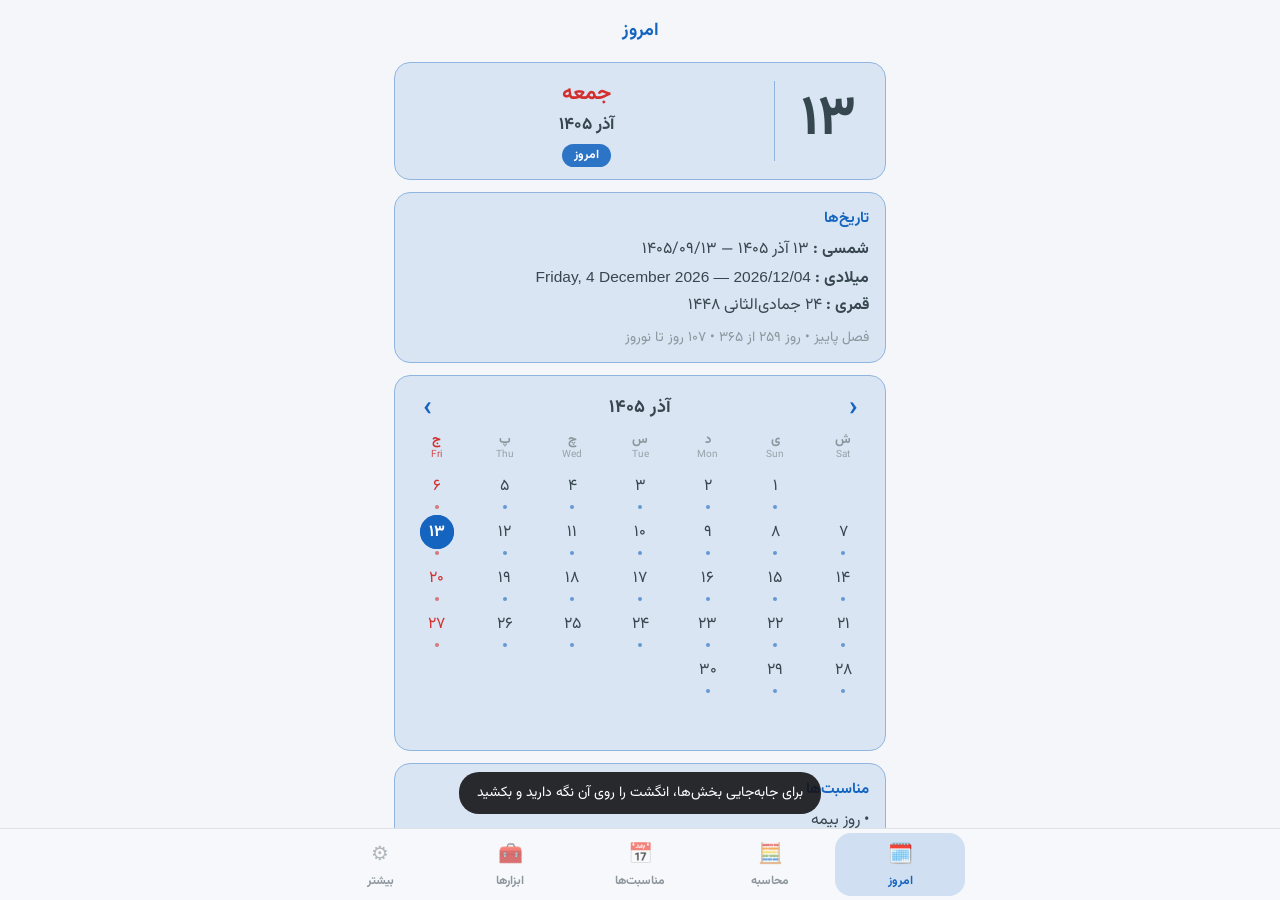
<file: index.html>
<!DOCTYPE html>
<html lang="fa" dir="rtl">
<head>
<meta charset="utf-8">
<meta name="viewport" content="width=device-width, initial-scale=1, viewport-fit=cover">
<title>روزشمار شمسی</title>
<meta name="description" content="محاسبه‌ی تاریخ شمسی بر اساس تعداد روز، روزهای کاری، تقویم، مناسبت‌ها و محاسبه‌ی سن — طراحی و توسعه : علی شکری">
<meta name="theme-color" content="#F4F6FA">
<meta name="apple-mobile-web-app-capable" content="yes">
<meta name="mobile-web-app-capable" content="yes">
<meta name="apple-mobile-web-app-title" content="روزشمار">
<meta name="apple-mobile-web-app-status-bar-style" content="default">
<link rel="manifest" href="manifest.webmanifest">
<link rel="apple-touch-icon" href="apple-touch-icon.png">
<link rel="icon" href="icon-192.png">
<link rel="stylesheet" href="app.css">
</head>
<body>
<main class="app">
 <section class="tab tabToday" id="tab0"><iframe id="todayFrame" src="today.html?embed=1" title="امروز"></iframe></section>
 <section class="tab" id="tab1" hidden>
  <h1>محاسبه تاریخ بر اساس تعداد روز</h1>
  <div class="today" id="today"></div>
  <div class="today en" id="todayEn" dir="ltr"></div>

  <div class="labrow"><div class="label">تعداد روز :</div>
    <button class="basex" id="baseClear" aria-label="شروع شمارش از امروز" hidden>✕</button>
    <button class="basebtn" id="baseBtn" aria-label="روز شروع شمارش"></button>
    <button class="calbtn small" id="baseCal" aria-label="انتخاب روز شروع شمارش از تقویم"></button></div>
  <div class="inrow">
    <button class="sq" id="plus" aria-label="یک روز بعد">+</button>
    <input id="days" inputmode="numeric" pattern="-?[0-9]*" autocomplete="off" placeholder="مثلاً 10" aria-label="تعداد روز">
    <button class="sq" id="minus" aria-label="یک روز قبل">−</button>
  </div>

  <div class="units"><span class="ul">واحد :</span>
    <button class="chip" data-u="0">روز</button><button class="chip" data-u="1">هفته</button><button class="chip" data-u="2">ماه</button></div>
  <div class="check" id="chkInc"><span class="bx"></span><span id="incTxt">خود امروز هم جزو شمارش باشد</span></div>
  <div class="check" id="chkWork"><span class="bx"></span><span>فقط روزهای کاری (بدون جمعه و تعطیلات رسمی)</span></div>
  <div class="check sub" id="chkThu"><span class="bx"></span><span>پنج‌شنبه هم تعطیل حساب شود</span></div>

  <div class="resrow">
    <div class="result" id="result" role="button" aria-label="کپی تاریخ"></div>
    <button class="calbtn" id="calBtn" aria-label="تقویم"></button>
  </div>
  <div class="info">
    <div class="wd" id="wd"></div>
    <div class="rel" id="rel"></div>
    <div class="gl" id="greg"></div>
    <div class="gl" id="hijri"></div>
    <button class="peek" id="evPeek"></button>
    <div class="cp" id="copied"></div>
  </div>

  <div class="acts">
    <button class="pill" id="shareBtn">اشتراک‌گذاری</button>
    <button class="pill" id="remBtn">یادآور</button>
    <button class="pill" id="histBtn">سابقه</button>
  </div>
 </section>

 <section class="tab" id="tab2" hidden>
  <h2 class="ttl" id="evTitle">مناسبت‌های روز حاصل</h2>
  <section class="events" id="events" hidden><div id="evList"></div></section>
  <div class="msg muted" id="evNone">اول در زبانه‌ی «محاسبه» تعداد روز را بنویسید .</div>
 </section>

 <section class="tab" id="tab3" hidden>
  <h2 class="ttl">ابزارها</h2>
  <button class="tile" id="diffBtn"><b>📏 فاصله‌ی دو تاریخ</b><span>چند روز، هفته، ماه و روز کاری بین دو تاریخ</span></button>
  <button class="tile" id="ageBtn"><b>🎂 محاسبه‌ی سن</b><span>سن دقیق، روز تولد و فاصله تا تولد بعدی</span></button>
  <button class="tile" id="histTile"><b>🕘 سابقه‌ی محاسبه‌ها</b><span>۳۰ محاسبه‌ی آخر؛ با زدن روی هر مورد دوباره حساب می‌شود</span></button>
 </section>

 <section class="tab" id="tab4" hidden>
  <h2 class="ttl">تنظیمات و راهنما</h2>
  <button class="tile" id="themeBtn"><b>🎨 تغییر تم و رنگ‌ها</b><span>رنگ اصلی و رنگ زمینه، روشن یا تیره</span></button>
  <button class="tile" id="helpBtn"><b>❔ راهنما</b><span>همه‌ی امکانات برنامه، کوتاه و ساده</span></button>
  <div class="ver" id="ver"></div>
  <div class="credit" id="credit"></div>
 </section>
</main>

<nav class="tabbar" id="tabbar">
  <button data-t="0"><i>🗓️</i><span>امروز</span></button>
  <button data-t="1"><i>🧮</i><span>محاسبه</span></button>
  <button data-t="2"><i>📅</i><span id="tabEvName">مناسبت‌ها</span></button>
  <button data-t="3"><i>🧰</i><span>ابزارها</span></button>
  <button data-t="4"><i>⚙️</i><span>بیشتر</span></button>
</nav>

<div class="ov" id="ov"><div class="sheet" id="sheet"></div></div>

<script src="core.js"></script>
<script src="ui.js"></script>
<script src="app.js"></script>
</body>
</html>
</file>
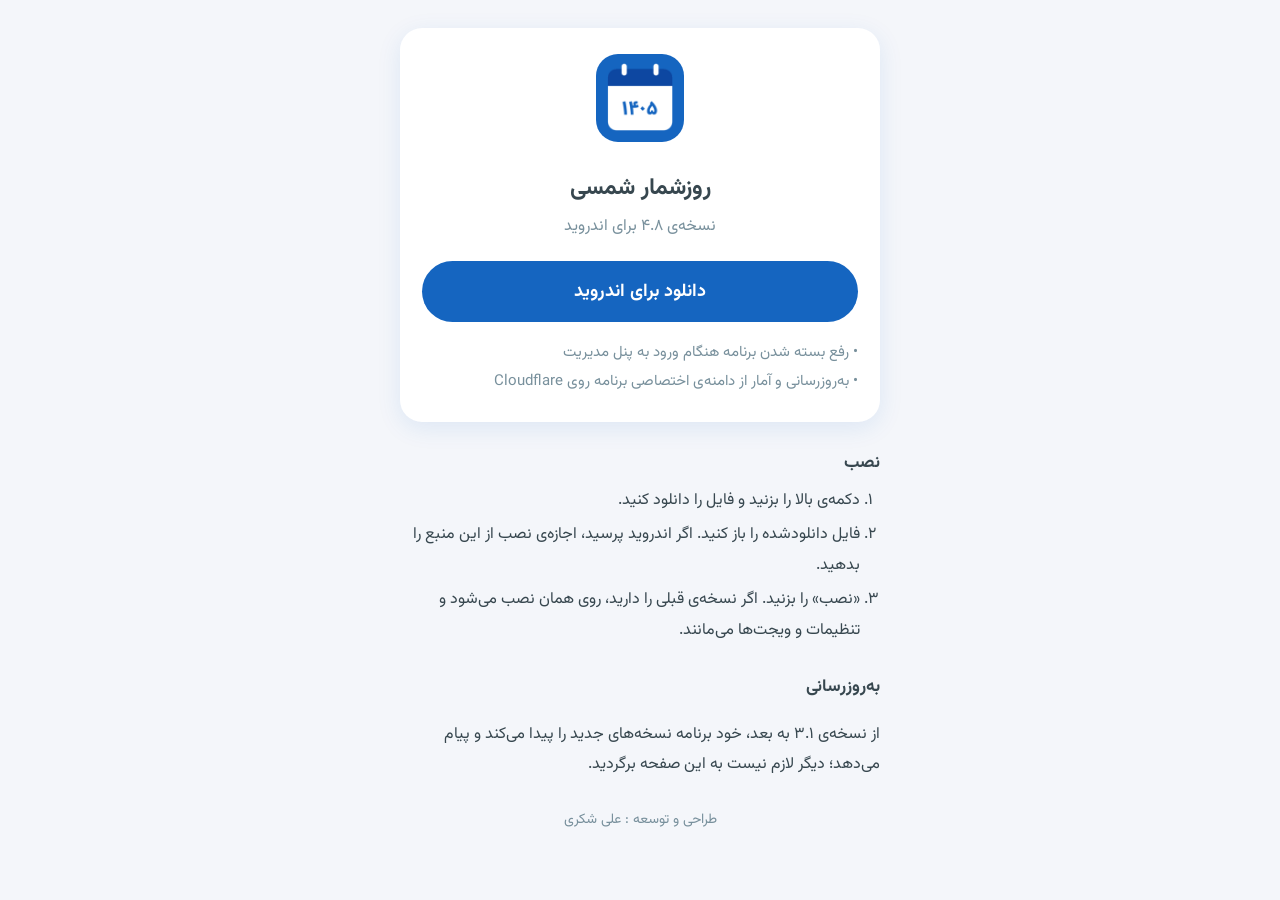
<file: android.html>
<!DOCTYPE html>
<html lang="fa" dir="rtl">
<head>
<meta charset="utf-8">
<meta name="viewport" content="width=device-width, initial-scale=1">
<title>دانلود روزشمار شمسی برای اندروید</title>
<style>
  @font-face { font-family: Vazirmatn; src: url("Vazirmatn-FD-Regular.ttf"); font-weight: 400; }
  @font-face { font-family: Vazirmatn; src: url("Vazirmatn-FD-Bold.ttf"); font-weight: 700; }
  :root { --accent: #1565C0; --bg: #F4F6FA; --text: #37474F; --muted: #78909C; }
  * { box-sizing: border-box; }
  body { margin: 0; font-family: Vazirmatn, Tahoma, sans-serif; background: var(--bg); color: var(--text); line-height: 1.9; }
  main { max-width: 520px; margin: 0 auto; padding: 28px 20px 40px; }
  .card { background: #fff; border-radius: 22px; padding: 26px 22px; box-shadow: 0 6px 24px rgba(21,101,192,.10); text-align: center; }
  img { width: 88px; height: 88px; border-radius: 22px; }
  h1 { font-size: 1.45rem; margin: 12px 0 2px; }
  .ver { color: var(--muted); margin: 0 0 18px; }
  .btn { display: block; background: var(--accent); color: #fff; text-decoration: none; font-weight: 700; font-size: 1.1rem;
         padding: 14px 18px; border-radius: 999px; }
  .notes { text-align: right; white-space: pre-line; color: var(--muted); font-size: .95rem; margin: 16px 0 0; }
  h2 { font-size: 1.05rem; margin: 26px 0 6px; }
  ol { padding-right: 20px; margin: 0; }
  li { margin: 4px 0; }
  .foot { text-align: center; color: var(--muted); font-size: .85rem; margin-top: 26px; }
</style>
</head>
<body>
<main>
  <div class="card">
    <img src="icon-192.png" alt="">
    <h1>روزشمار شمسی</h1>
    <p class="ver" id="ver">نسخه‌ی اندروید</p>
    <a class="btn" id="dl" href="RoozShomar.apk" download>دانلود برای اندروید</a>
    <p class="notes" id="notes"></p>
  </div>

  <h2>نصب</h2>
  <ol>
    <li>دکمه‌ی بالا را بزنید و فایل را دانلود کنید.</li>
    <li>فایل دانلودشده را باز کنید. اگر اندروید پرسید، اجازه‌ی نصب از این منبع را بدهید.</li>
    <li>«نصب» را بزنید. اگر نسخه‌ی قبلی را دارید، روی همان نصب می‌شود و تنظیمات و ویجت‌ها می‌مانند.</li>
  </ol>
  <h2>به‌روزرسانی</h2>
  <p>از نسخه‌ی ۳.۱ به بعد، خود برنامه نسخه‌های جدید را پیدا می‌کند و پیام می‌دهد؛ دیگر لازم نیست به این صفحه برگردید.</p>

  <p class="foot">طراحی و توسعه : علی شکری</p>
</main>
<script>
  // نسخه و تغییرات از همان فایلی خوانده می‌شود که برنامه برای به‌روزرسانی می‌خواند
  fetch("android-latest.json?t=" + Date.now()).then(function (r) { return r.json(); }).then(function (j) {
    var fa = function (s) { return String(s).replace(/[0-9]/g, function (d) { return "۰۱۲۳۴۵۶۷۸۹"[d]; }); };
    document.getElementById("ver").textContent = "نسخه‌ی " + fa(j.versionName) + " برای اندروید";
    document.getElementById("notes").textContent = j.notes || "";
    document.getElementById("dl").href = j.apk + "?v=" + j.versionCode;
  }).catch(function () {});
</script>
</body>
</html>
</file>
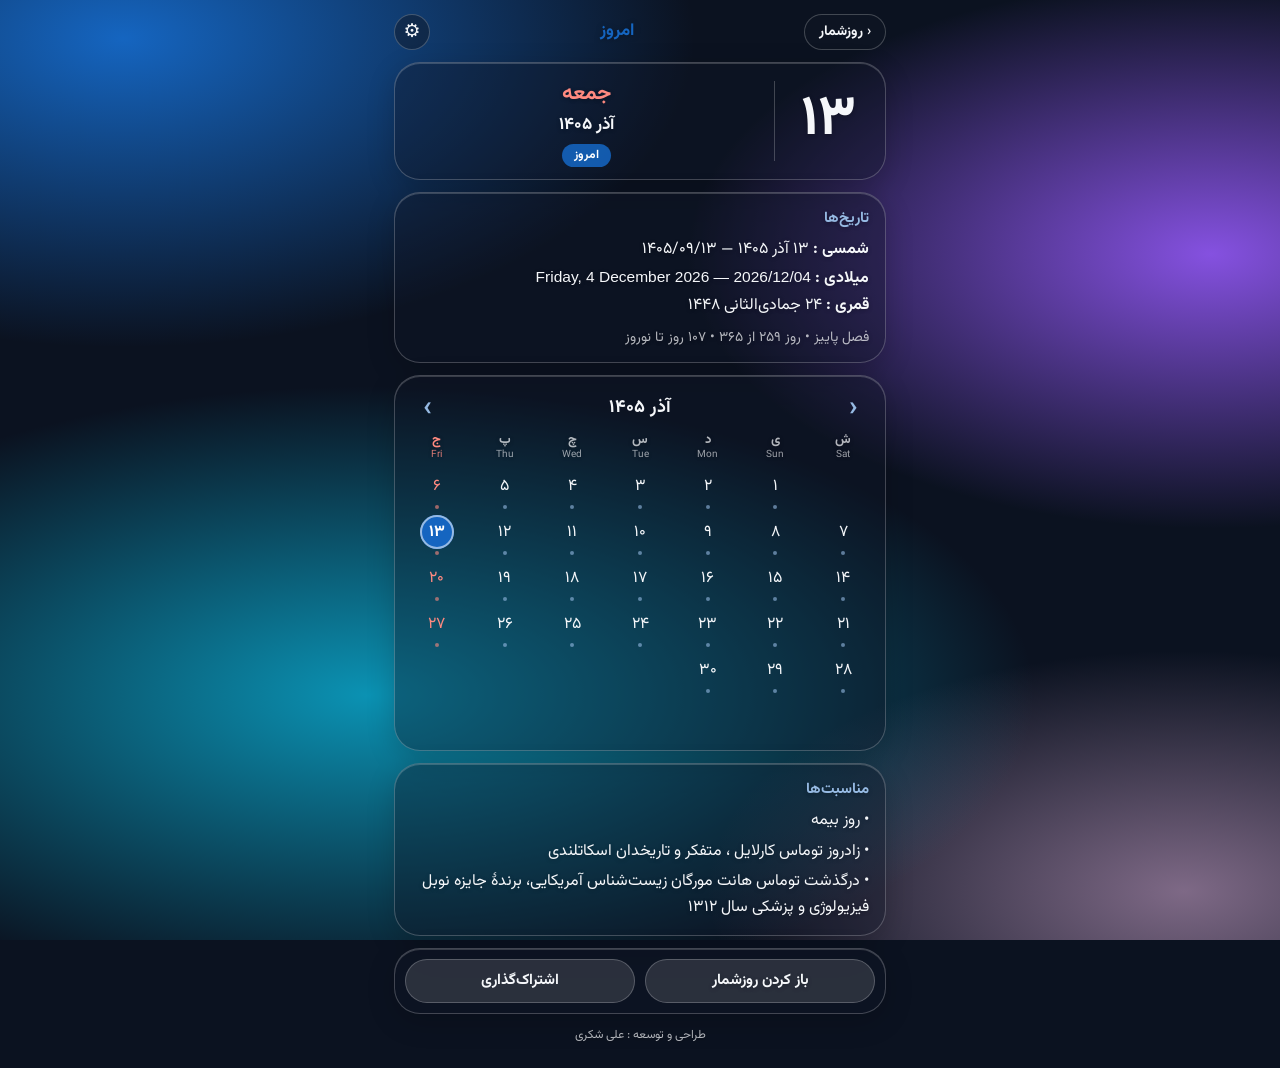
<file: today.html>
<!DOCTYPE html>
<html lang="fa" dir="rtl">
<head>
<meta charset="utf-8">
<meta name="viewport" content="width=device-width, initial-scale=1, viewport-fit=cover">
<title>امروز — روزشمار شمسی</title>
<meta name="description" content="تاریخ امروز شمسی، میلادی و قمری، تقویم ماه و مناسبت‌ها — طراحی و توسعه : علی شکری">
<meta name="theme-color" content="#0E1626">
<meta name="apple-mobile-web-app-capable" content="yes">
<meta name="mobile-web-app-capable" content="yes">
<meta name="apple-mobile-web-app-title" content="امروز">
<meta name="apple-mobile-web-app-status-bar-style" content="black-translucent">
<link rel="manifest" href="today.webmanifest">
<link rel="apple-touch-icon" href="today-touch-icon.png">
<link rel="icon" href="today-192.png">
<link rel="stylesheet" href="app.css">
<link rel="stylesheet" href="today.css">
</head>
<body class="glass-page">
<div class="wall" id="wall"></div>
<main class="tp">
  <header class="tbar">
    <a class="tbtn" href="index.html" id="openApp" aria-label="باز کردن محاسبه‌گر">‹ روزشمار</a>
    <div class="ttl">امروز</div>
    <button class="tbtn icon" id="setBtn" aria-label="تنظیمات">⚙</button>
  </header>
  <div id="sections"></div>
  <div class="tcredit" id="tcredit"></div>
</main>

<div class="ov" id="ov"><div class="sheet" id="sheet"></div></div>

<script src="core.js"></script>
<script src="ui.js"></script>
<script src="today.js"></script>
</body>
</html>
</file>
<file: app.css>
/* روزشمار شمسی — نسخه‌ی وب (PWA) — طراحی و توسعه : علی شکری */
@font-face { font-family: "Vz"; font-weight: 400; font-display: swap; src: url("Vazirmatn-FD-Regular.ttf") format("truetype"); }
@font-face { font-family: "Vz"; font-weight: 700; font-display: swap; src: url("Vazirmatn-FD-Bold.ttf") format("truetype"); }

:root {
  --accent: #1565C0; --bg: #F4F6FA; --text: #37474F; --muted: #8A969D; --accent-text: #1565C0;
  --input: #FFFFFF; --input-stroke: #B9C2C7; --fill: #E1E8F2; --fill-stroke: #95B0D6; --holiday: #D32F2F; --on-accent: #FFFFFF;
  --font: "Vz", Tahoma, system-ui, sans-serif;
}
* { box-sizing: border-box; -webkit-tap-highlight-color: transparent; }
html, body { margin: 0; min-height: 100%; }
body { background: var(--bg); color: var(--text); font-family: var(--font); -webkit-text-size-adjust: 100%; overscroll-behavior-y: none; }
button { font: inherit; color: inherit; cursor: pointer; border: 0; background: none; padding: 0; }
input { font: inherit; }

.app { max-width: 520px; margin: 0 auto; display: flex; flex-direction: column; gap: 8px;
  padding: calc(env(safe-area-inset-top) + 18px) calc(env(safe-area-inset-right) + 18px) calc(env(safe-area-inset-bottom) + 28px) calc(env(safe-area-inset-left) + 18px); }
h1 { margin: 0; text-align: center; font-size: 22px; font-weight: 700; color: var(--accent-text); text-wrap: balance; }
.today { text-align: center; color: var(--muted); font-size: 15px; margin-bottom: 8px; }
.today.en { font-size: 14px; margin-top: -6px; }
.label { font-size: 16px; margin-top: 8px; }

.inrow { display: flex; gap: 8px; height: 58px; }
.sq { width: 58px; flex: none; border-radius: 14px; border: 1.5px solid var(--input-stroke); background: var(--input); color: var(--accent-text);
  font-size: 30px; font-weight: 700; display: flex; align-items: center; justify-content: center; user-select: none; -webkit-user-select: none; touch-action: manipulation; }
.sq:active { background: color-mix(in srgb, var(--input) 75%, var(--accent)); }
#days { flex: 1; min-width: 0; text-align: center; font-size: 26px; font-weight: 700; color: var(--text); background: var(--input);
  border: 1.5px solid var(--input-stroke); border-radius: 14px; outline: none; padding: 0 10px; direction: ltr; }
#days:focus { border-color: var(--accent-text); box-shadow: 0 0 0 3px color-mix(in srgb, var(--accent) 22%, transparent); }

.units { display: flex; align-items: center; gap: 8px; margin-top: 6px; }
.units .ul { font-size: 15px; width: 54px; flex: none; }
.chip { flex: 1; height: 42px; border-radius: 21px; border: 1.5px solid var(--muted); font-weight: 700; font-size: 16px; }
.chip.sel { background: var(--accent); border-color: var(--accent); color: var(--on-accent); }

.check { display: flex; align-items: center; gap: 10px; font-size: 15px; margin-top: 4px; cursor: pointer; user-select: none; -webkit-user-select: none; }
.check.sub { margin-right: 28px; }
.check .bx { width: 24px; height: 24px; flex: none; border-radius: 6px; border: 2px solid var(--muted); display: flex; align-items: center; justify-content: center; color: var(--on-accent); font-size: 16px; font-weight: 700; }
.check.on .bx { background: var(--accent-text); border-color: var(--accent-text); color: var(--bg); }
.check.dim { color: var(--muted); }

.resrow { display: flex; gap: 8px; height: 72px; }
.result { flex: 1; border-radius: 16px; background: var(--fill); border: 1.5px solid var(--fill-stroke); color: var(--accent-text);
  font-size: 34px; font-weight: 700; display: flex; align-items: center; justify-content: center; direction: ltr; }
.result.err { font-size: 18px; direction: rtl; }
.calbtn { color: var(--accent-text); width: 72px; flex: none; border-radius: 16px; border: 1.5px solid var(--input-stroke); background: var(--input); display: flex; align-items: center; justify-content: center; }
.calbtn svg { width: 36px; height: 36px; }

.info { text-align: center; margin-top: 6px; }
.info .wd { font-size: 20px; font-weight: 700; }
.info .wd.red { color: var(--holiday); }
.info .rel, .info .gl { font-size: 15px; color: var(--muted); margin-top: 4px; white-space: pre-line; }
.info .cp { font-size: 14px; color: var(--muted); margin-top: 4px; min-height: 20px; }

.events { margin-top: 10px; }
.events h3 { margin: 0 0 4px; font-size: 17px; }
.events .ev { font-size: 15px; line-height: 1.7; }
.events .ev.h { color: var(--holiday); font-weight: 700; }
.events .msg { font-size: 14px; color: var(--muted); }

.acts { display: flex; gap: 8px; margin-top: 12px; }
.pill { flex: 1; height: 46px; border-radius: 23px; border: 1.5px solid var(--accent-text); color: var(--accent-text); font-weight: 700; font-size: 15px; background: var(--bg); }
.pill:disabled { opacity: .4; }
.pill.solid { background: var(--accent); border-color: var(--accent); color: var(--on-accent); }
.links { display: flex; flex-wrap: wrap; gap: 8px; justify-content: center; margin-top: 22px; }
.links .pill { flex: 0 1 auto; padding: 0 18px; height: 42px; font-weight: 400; }
.ver { text-align: center; color: var(--muted); font-size: 12px; margin-top: 14px; }
.credit { text-align: center; color: var(--accent-text); font-size: 13px; font-weight: 700; padding: 4px 0 8px; cursor: pointer; }

/* پنجره‌ها (از پایین بالا می‌آیند، مثل آیفون) */
.ov { position: fixed; inset: 0; background: rgba(0,0,0,.42); display: flex; align-items: flex-end; justify-content: center; z-index: 50; opacity: 0; pointer-events: none; transition: opacity .18s; }
.ov.open { opacity: 1; pointer-events: auto; }
.sheet { width: 100%; max-width: 520px; max-height: 88vh; overflow: auto; background: var(--bg); color: var(--text);
  border-radius: 24px 24px 0 0; padding: 18px 18px calc(env(safe-area-inset-bottom) + 16px); transform: translateY(30px); transition: transform .2s; }
.ov.open .sheet { transform: none; }
.sheet h2 { margin: 0 0 10px; font-size: 19px; color: var(--accent-text); }
.sheet .row2 { display: flex; gap: 8px; margin-top: 14px; }
.sheet .box { border-radius: 14px; background: color-mix(in srgb, var(--bg) 90%, var(--accent)); border: 1.5px solid color-mix(in srgb, var(--bg) 70%, var(--accent)); padding: 12px 14px; line-height: 1.85; font-size: 15px; white-space: pre-line; margin-top: 12px; }
.sheet .muted { color: var(--muted); font-size: 13px; }
.field { width: 100%; height: 54px; border-radius: 14px; border: 1.5px solid var(--fill-stroke); background: var(--fill); color: var(--accent-text); font-size: 22px; font-weight: 700; text-align: center; outline: none; direction: ltr; }
.datebtn small { display: block; font-size: 13px; font-weight: 400; direction: ltr; }
.datebtn { width: 100%; height: 62px; border-radius: 14px; border: 1.5px solid var(--fill-stroke); background: var(--fill); color: var(--accent-text); font-size: 18px; font-weight: 700; margin-top: 6px; }
.hist { padding: 10px 12px; border-radius: 14px; margin-top: 8px; background: color-mix(in srgb, var(--bg) 92%, var(--accent)); border: 1px solid color-mix(in srgb, var(--bg) 70%, var(--accent)); cursor: pointer; }
.hist b { color: var(--accent-text); font-size: 16px; }
.hist div { color: var(--muted); font-size: 13px; }

/* تقویم */
.calhead { display: flex; align-items: center; justify-content: space-between; height: 50px; }
.calhead .arr { width: 46px; height: 46px; font-size: 30px; font-weight: 700; color: var(--accent-text); direction: ltr; }
.calhead .tt { display: flex; gap: 6px; }
.calhead .tt button { font-size: 18px; font-weight: 700; padding: 4px 12px; border-radius: 18px; }
.calhead .tt button.act { background: color-mix(in srgb, var(--bg) 85%, var(--accent)); color: var(--accent-text); }
.g7 { display: grid; grid-template-columns: repeat(7, 1fr); }
.g7 .hd { text-align: center; font-size: 13px; font-weight: 700; color: var(--muted); height: 38px; line-height: 1.25; padding-top: 2px; }
.g7 .hd small { display: block; font-size: 10px; font-weight: 400; opacity: .85; }
.g7 .hd.f { color: var(--holiday); }
.g7 .d { height: 44px; display: flex; align-items: center; justify-content: center; font-size: 17px; }
.g7 .d span { width: 38px; height: 38px; border-radius: 50%; display: flex; align-items: center; justify-content: center; }
.g7 .d.red { color: var(--holiday); }
.g7 .d.now span { box-shadow: inset 0 0 0 2px var(--accent-text); font-weight: 700; }
.g7 .d.sel span { background: var(--accent); color: var(--on-accent); font-weight: 700; }
.gN { display: grid; gap: 8px; height: 294px; padding: 4px 0; }
.gN button { border-radius: 14px; background: color-mix(in srgb, var(--bg) 90%, var(--accent)); font-weight: 700; font-size: 16px; }
.gN button.sel { background: var(--accent); color: var(--on-accent); }
.gN button.now { box-shadow: inset 0 0 0 2px var(--accent-text); }
.calfoot { text-align: center; color: var(--accent-text); font-size: 15px; height: 40px; line-height: 40px; width: 100%; }

/* تم */
.presets { display: grid; grid-template-columns: repeat(4, 1fr); gap: 8px; }
.preset { border-radius: 14px; height: 64px; border: 2px solid transparent; display: flex; flex-direction: column; align-items: center; justify-content: center; gap: 4px; font-size: 12px; }
.preset .dot { width: 20px; height: 20px; border-radius: 50%; }
.preset.sel { border-color: var(--accent-text); }

#toast { position: fixed; left: 50%; bottom: calc(env(safe-area-inset-bottom) + 24px); transform: translate(-50%, 20px); background: rgba(20,20,24,.9); color: #fff;
  padding: 10px 18px; border-radius: 20px; font-size: 14px; opacity: 0; transition: .2s; z-index: 99; pointer-events: none; max-width: 90vw; text-align: center; }
#toast.show { opacity: 1; transform: translate(-50%, 0); }

/* روز شروع شمارش */
.labrow { display: flex; align-items: center; gap: 6px; margin-top: 8px; margin-bottom: 6px; }
.labrow .label { margin-top: 0; margin-inline-end: auto; }
.basebtn { height: 40px; border-radius: 20px; border: 1.5px solid var(--muted); padding: 0 14px; font-weight: 700; font-size: 15px; white-space: nowrap; }
.basebtn.on { background: var(--accent); border-color: var(--accent); color: var(--on-accent); }
.basex { width: 34px; height: 40px; color: var(--accent-text); font-size: 17px; font-weight: 700; }
.basex[hidden] { display: none; }
.calbtn.small { width: 48px; height: 40px; border-radius: 12px; }
.calbtn.small svg { width: 24px; height: 24px; }
.caltitle { text-align: center; font-weight: 700; color: var(--accent-text); font-size: 17px; margin-bottom: 6px; }

/* متن انگلیسی با فونت سیستم؛ فونت برنامه (Vazirmatn FD) رقم لاتین را هم فارسی نشان می‌دهد */
.en { font-family: -apple-system, BlinkMacSystemFont, "Segoe UI", Roboto, "Helvetica Neue", Arial, sans-serif; }

/* ---------- زبانه‌ها: همه‌چیز در یک صفحه، بدون پیمایش ---------- */
.app { padding-top: calc(env(safe-area-inset-top) + 10px); padding-bottom: calc(env(safe-area-inset-bottom) + 78px); gap: 6px; }
.tab { display: flex; flex-direction: column; gap: 6px; }
.tab[hidden] { display: none; }
h1 { font-size: 18px; }
.today { font-size: 14px; margin-bottom: 2px; }
.today.en { font-size: 13px; margin-top: -4px; }
.labrow { margin-top: 2px; margin-bottom: 2px; }
.inrow { height: 52px; }
.sq { width: 54px; }
#days { font-size: 24px; }
.units { margin-top: 2px; }
.chip { height: 38px; font-size: 15px; }
.check { font-size: 14px; margin-top: 2px; gap: 8px; }
.check .bx { width: 22px; height: 22px; }
.resrow { height: 64px; margin-top: 4px; }
.result { font-size: 31px; }
.calbtn { width: 64px; }
.info { margin-top: 2px; }
.info .wd { font-size: 18px; }
.info .rel, .info .gl { font-size: 14px; margin-top: 2px; }
.info .cp { font-size: 13px; margin-top: 2px; min-height: 18px; }
.peek { display: block; width: 100%; font-size: 14px; color: var(--accent-text); margin-top: 4px; white-space: nowrap; overflow: hidden; text-overflow: ellipsis; min-height: 20px; }
.peek:empty { display: none; }
.acts { margin-top: 6px; }
.pill { height: 42px; }
.ttl { margin: 4px 0 6px; text-align: center; font-size: 18px; color: var(--accent-text); }
.msg.muted { color: var(--muted); font-size: 15px; text-align: center; margin-top: 18px; }
.events { margin-top: 0; }
.events .ev { font-size: 16px; line-height: 1.8; }
.tile { display: flex; flex-direction: column; gap: 2px; text-align: right; padding: 14px 16px; border-radius: 16px; background: var(--fill); border: 1.5px solid var(--fill-stroke); color: var(--text); text-decoration: none; margin-top: 6px; }
.tile b { font-size: 17px; color: var(--accent-text); }
.tile span { font-size: 13px; color: var(--muted); }
.tabbar { position: fixed; left: 0; right: 0; bottom: 0; z-index: 40; display: flex; direction: rtl; justify-content: center;
  background: color-mix(in srgb, var(--bg) 82%, #fff); border-top: 1px solid color-mix(in srgb, var(--text) 12%, transparent);
  padding: 4px calc(env(safe-area-inset-right) + 6px) calc(env(safe-area-inset-bottom) + 4px) calc(env(safe-area-inset-left) + 6px);
  -webkit-backdrop-filter: blur(14px); backdrop-filter: blur(14px); }
.tabbar button { flex: 1; max-width: 130px; display: flex; flex-direction: column; align-items: center; gap: 1px; padding: 6px 0; border-radius: 16px; color: var(--muted); font-size: 12px; font-weight: 700; }
.tabbar button i { font-style: normal; font-size: 20px; opacity: .65; }
.tabbar button.on { color: var(--accent-text); background: color-mix(in srgb, var(--bg) 84%, var(--accent)); }
.tabbar button.on i { opacity: 1; }
/* گوشی‌های کوتاه (مثل iPhone SE): فشرده‌تر تا باز هم بدون پیمایش جا شود */
@media (max-height: 720px) {
  h1 { display: none; }
  .app, .tab { gap: 4px; }
  .inrow { height: 46px; }
  .chip { height: 34px; }
  .basebtn, .calbtn.small, .basex { height: 36px; }
  .resrow { height: 54px; }
  .result { font-size: 27px; }
  .info .wd { font-size: 16px; }
  .info .cp { min-height: 0; }
  .info .cp:empty { display: none; }
  .pill { height: 38px; }
  .check { margin-top: 0; }
}

/* زبانه‌ی «امروز» (زبانه‌ی اول): همان صفحه‌ی امروز، تمام‌صفحه بالای نوار زبانه‌ها */
.tabToday { position: fixed; left: 0; right: 0; top: 0; bottom: calc(env(safe-area-inset-bottom) + 62px); z-index: 1; }
.tabToday iframe { width: 100%; height: 100%; border: 0; display: block; background: var(--bg); }
body.on-today { overflow: hidden; }
</file>
<file: today.css>
/* صفحه‌ی امروز — شیشه‌ای (جایگزین ویجت در آیفون) */
.glass-page { --g-a: .30; --g-blur: 22px; --g-rgb: 18, 24, 38; --g-text: #F5F7FA; --g-sub: rgba(245,247,250,.72); --g-line: rgba(255,255,255,.22);
  --g-hol: #FF8A80; --g-title: #9FD0FF; background: #0B1220; color: var(--g-text); min-height: 100vh; }
.glass-page.light { background: #EEF2F8; --g-rgb: 255, 255, 255; --g-text: #1F2933; --g-sub: rgba(31,41,51,.66); --g-line: rgba(255,255,255,.6); --g-hol: #D32F2F; --g-title: #0D47A1; }

/* پس‌زمینه: رنگ‌های تم یا تصویر دلخواه */
.wall { position: fixed; inset: -40px; z-index: 0; background-size: cover; background-position: center; transform: translateZ(0); }
.tp { position: relative; z-index: 1; max-width: 520px; margin: 0 auto;
  padding: calc(env(safe-area-inset-top) + 8px) calc(env(safe-area-inset-right) + 14px) calc(env(safe-area-inset-bottom) + 24px) calc(env(safe-area-inset-left) + 14px);
  animation: tpIn .32s ease-out both; }
@keyframes tpIn { from { opacity: 0; transform: translateY(10px) scale(.985); } to { opacity: 1; transform: none; } }

.tbar { display: flex; align-items: center; justify-content: space-between; height: 48px; margin-bottom: 6px; }
.tbar .ttl { font-size: 17px; font-weight: 700; text-shadow: 0 1px 6px rgba(0,0,0,.35); }
.glass-page.light .tbar .ttl { text-shadow: none; }
.tbtn { height: 36px; min-width: 36px; padding: 0 14px; border-radius: 18px; display: flex; align-items: center; justify-content: center; text-decoration: none;
  color: var(--g-text); font-size: 14px; font-weight: 700; background: rgba(var(--g-rgb), calc(var(--g-a) + .1));
  -webkit-backdrop-filter: blur(var(--g-blur)) saturate(170%); backdrop-filter: blur(var(--g-blur)) saturate(170%); border: 1px solid var(--g-line); }
.tbtn.icon { padding: 0; width: 36px; font-size: 19px; }

/* کارت شیشه‌ای */
.gc { position: relative; border-radius: 26px; padding: 14px 16px; margin-bottom: 12px; background: rgba(var(--g-rgb), var(--g-a));
  -webkit-backdrop-filter: blur(var(--g-blur)) saturate(170%); backdrop-filter: blur(var(--g-blur)) saturate(170%);
  border: 1px solid var(--g-line); box-shadow: 0 8px 28px rgba(0,0,0,.18), inset 0 1px 0 rgba(255,255,255,.18);
  text-shadow: 0 1px 4px rgba(0,0,0,.28); user-select: none; -webkit-user-select: none; -webkit-touch-callout: none; transition: transform .18s, box-shadow .18s; }
.glass-page.light .gc { text-shadow: none; box-shadow: 0 8px 28px rgba(0,0,0,.10), inset 0 1px 0 rgba(255,255,255,.7); }
.gc h4 { margin: 0 0 6px; font-size: 15px; color: var(--g-title); }
.gc.lift { z-index: 5; transform: scale(1.03); box-shadow: 0 18px 44px rgba(0,0,0,.38); transition: box-shadow .18s; }
.gc.lift.moving { transition: none; }
.gc.press { transform: scale(.985); }

/* تاریخ امروز (کوچک و جمع‌وجور) */
.hero { display: flex; align-items: center; gap: 14px; padding: 12px 18px; }
.hero .big { font-size: 56px; font-weight: 700; line-height: 1; min-width: 78px; text-align: center; }
.hero .sep { width: 1.5px; align-self: stretch; margin: 6px 0; background: var(--g-line); }
.hero .info { flex: 1; min-width: 0; }
.hero .wdn { font-size: 21px; font-weight: 700; color: var(--g-title); }
.hero .wdn.red { color: var(--g-hol); }
.hero .mon { font-size: 17px; font-weight: 700; margin-top: 2px; }
.hero .chip2 { display: inline-block; margin-top: 6px; padding: 2px 12px 3px; border-radius: 14px; font-size: 12px; font-weight: 700;
  background: color-mix(in srgb, var(--accent) 88%, transparent); color: var(--on-accent); text-shadow: none; cursor: pointer; }

.dates .ln { font-size: 15.5px; line-height: 1.75; }
.dates .ln b { font-weight: 700; }
.dates .yr { font-size: 13.5px; color: var(--g-sub); margin-top: 8px; }

/* تقویم ماه */
.calc { padding: 10px 8px 8px; }
.calc .ch { display: flex; align-items: center; height: 44px; }
.calc .ch button { width: 48px; height: 44px; font-size: 28px; font-weight: 700; color: var(--g-title); direction: ltr; }
.calc .ch .mt { flex: 1; width: auto; font-size: 18px; font-weight: 700; color: var(--g-text); direction: rtl; }
.calc .wk, .calc .gr { display: grid; grid-template-columns: repeat(7, 1fr); }
.calc .wk div { text-align: center; font-size: 13px; font-weight: 700; color: var(--g-sub); height: 36px; line-height: 1.25; padding-top: 2px; }
.calc .wk div small { display: block; font-size: 10px; font-weight: 400; opacity: .85; }
.calc .wk div.f { color: var(--g-hol); }
.calc .c { height: 46px; display: flex; flex-direction: column; align-items: center; justify-content: center; font-size: 16px; color: var(--g-text); }
.calc .c span { width: 34px; height: 34px; border-radius: 50%; display: flex; align-items: center; justify-content: center; }
.calc .c i { width: 4px; height: 4px; border-radius: 50%; margin-top: 2px; background: transparent; }
.calc .c.ev i { background: var(--g-title); opacity: .6; }
.calc .c.red { color: var(--g-hol); }
.calc .c.red.ev i { background: var(--g-hol); }
.calc .c.now span { box-shadow: inset 0 0 0 2px var(--g-title); font-weight: 700; }
.calc .c.sel span { background: var(--accent); color: var(--on-accent); font-weight: 700; text-shadow: none; }

.events .e { font-size: 15.5px; line-height: 1.7; margin-top: 4px; }
.events .e.h { color: var(--g-hol); font-weight: 700; }
.events .m { font-size: 14.5px; color: var(--g-sub); }

.btns { display: flex; gap: 10px; padding: 10px; }
.btns button, .btns a { flex: 1; height: 44px; border-radius: 22px; display: flex; align-items: center; justify-content: center; text-decoration: none;
  font-size: 15px; font-weight: 700; color: var(--g-text); background: rgba(255,255,255,.12); border: 1px solid var(--g-line); }
.glass-page.light .btns button, .glass-page.light .btns a { background: rgba(255,255,255,.45); }

.tcredit { text-align: center; font-size: 12px; color: var(--g-sub); margin-top: 6px; text-shadow: 0 1px 4px rgba(0,0,0,.3); }
.glass-page.light .tcredit { text-shadow: none; }

/* جای خالی هنگام جابه‌جایی */
.ph { border-radius: 26px; margin-bottom: 12px; border: 2px dashed var(--g-line); }

/* پنجره‌ها روی صفحه‌ی شیشه‌ای */
.glass-page .sheet { background: color-mix(in srgb, var(--bg) 82%, transparent); -webkit-backdrop-filter: blur(30px) saturate(170%); backdrop-filter: blur(30px) saturate(170%); }
.rng { width: 100%; accent-color: var(--accent); height: 30px; }
.seg { display: flex; gap: 8px; margin-top: 6px; }
.seg button { flex: 1; height: 40px; border-radius: 20px; border: 1.5px solid var(--muted); font-weight: 700; font-size: 14px; }
.seg button.sel { background: var(--accent); border-color: var(--accent); color: var(--on-accent); }
.slab { font-weight: 700; margin-top: 16px; font-size: 15px; }

/* متن انگلیسی با فونت سیستم؛ فونت برنامه (Vazirmatn FD) رقم لاتین را هم فارسی نشان می‌دهد */
.en { font-family: -apple-system, BlinkMacSystemFont, "Segoe UI", Roboto, "Helvetica Neue", Arial, sans-serif; }

/* داخل زبانه‌ی امروز برنامه */
.embed #openApp { visibility: hidden; }
/* داخل زبانه‌ی «امروز» برنامه: همان ظاهر زبانه‌ی محاسبه (رنگ‌های تم برنامه، کارت‌های ساده، بدون شیشه) */
.embed .glass-page { background: var(--bg); color: var(--text); --g-text: var(--text); --g-sub: var(--muted);
  --g-line: var(--fill-stroke); --g-hol: var(--holiday); --g-title: var(--accent-text); }
.embed .wall { display: none; }
.embed .gc { background: var(--fill); border: 1.5px solid var(--fill-stroke); border-radius: 16px; box-shadow: none; text-shadow: none;
  -webkit-backdrop-filter: none; backdrop-filter: none; }
.embed .tbtn { background: var(--input); border: 1.5px solid var(--input-stroke); color: var(--accent-text); -webkit-backdrop-filter: none; backdrop-filter: none; }
.embed .tbar { justify-content: center; }
.embed .tbar .ttl { text-shadow: none; color: var(--accent-text); font-size: 18px; }
.embed .tbar .tbtn { display: none; }
.embed .tcredit { text-shadow: none; }
.embed .glass-page .sheet { background: var(--bg); -webkit-backdrop-filter: none; backdrop-filter: none; }
</file>
